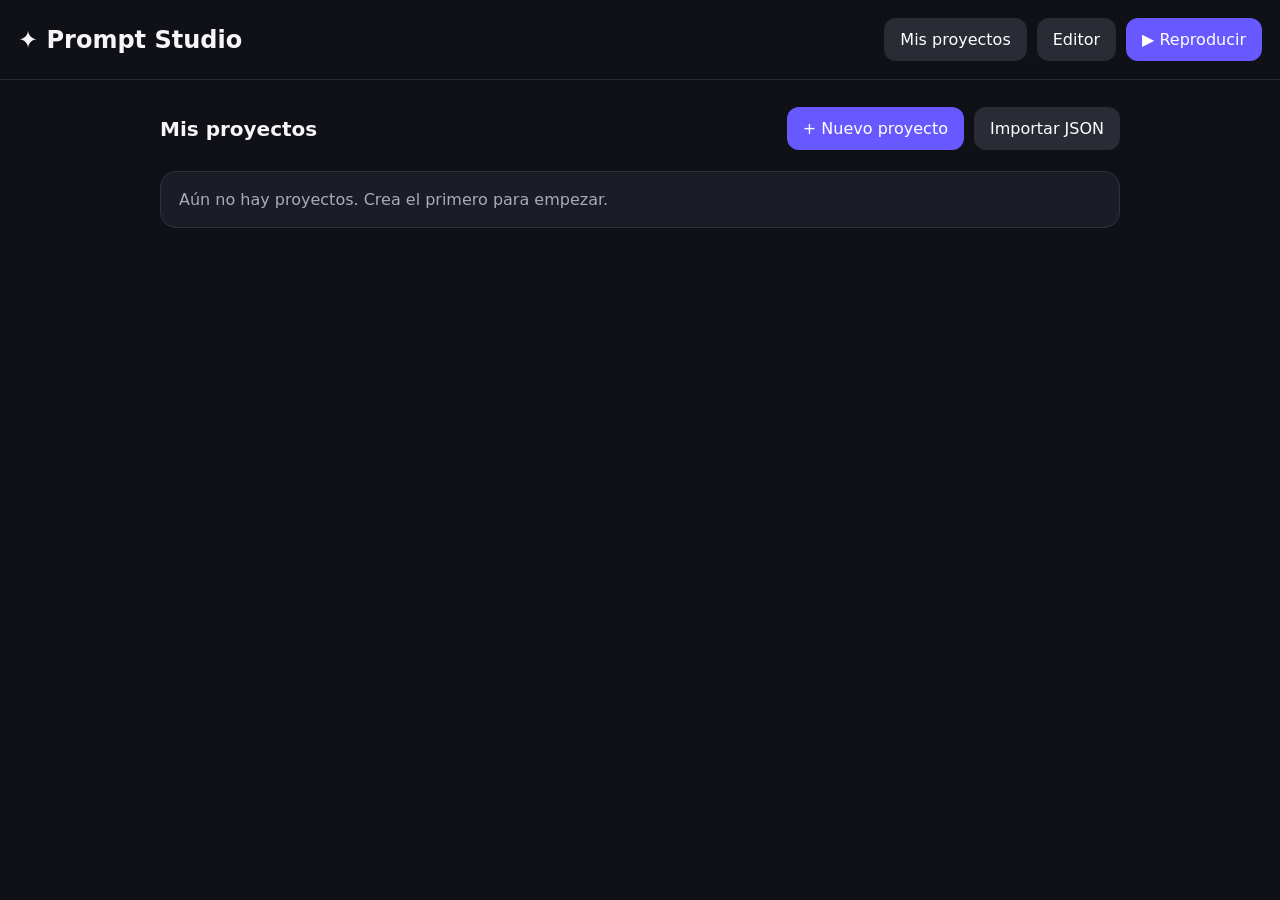
<file: index.html>
<!doctype html><html lang="es"><head><meta charset="utf-8"><meta name="viewport" content="width=device-width,initial-scale=1,viewport-fit=cover"><meta name="theme-color" content="#101116"><link rel="manifest" href="manifest.webmanifest"><title>Prompt Studio</title><style>
:root{font-family:system-ui,-apple-system,Segoe UI,sans-serif;color:#f6f6fa;background:#101116}*{box-sizing:border-box}body{margin:0}button,input,textarea,select{font:inherit}button{cursor:pointer;border:0;border-radius:12px;padding:12px 16px;background:#292b35;color:white}button.primary{background:#6858ff}button.danger{color:#ff9b9b}input,textarea,select{background:#20212a;color:white;border:1px solid #3a3b49;border-radius:10px;padding:12px;width:100%}textarea{min-height:110px;resize:vertical}header{display:flex;align-items:center;justify-content:space-between;gap:12px;padding:18px;flex-wrap:wrap;border-bottom:1px solid #292b35}main{max-width:1000px;margin:auto;padding:20px}h1{font-size:24px;margin:0}h2{font-size:20px}.muted{color:#a9aabb}.row{display:flex;gap:10px;align-items:center;flex-wrap:wrap}.card{background:#1b1c25;border:1px solid #30313d;border-radius:16px;padding:18px;margin:14px 0}.grow{flex:1}.hidden{display:none!important}.blocks{display:grid;gap:12px}.tag{font-size:12px;text-transform:uppercase;font-weight:800;letter-spacing:.1em}.fields{display:grid;grid-template-columns:1fr 1fr;gap:12px}.field{display:grid;gap:6px}.field.full{grid-column:1/-1}.pill{border-radius:30px}.stage{position:fixed;inset:0;background:#08090d;z-index:10;display:flex;flex-direction:column}.stagebar{display:flex;gap:8px;align-items:center;flex-wrap:wrap;padding:12px;background:#171820;z-index:2}.stageview{position:relative;overflow:auto;flex:1}.script{max-width:1000px;margin:0 auto;padding:40vh 7vw 55vh;line-height:1.5;font-size:var(--font-size,42px);font-weight:650;white-space:pre-wrap}.script p{margin:0 0 1.5em}.ideas{display:grid;gap:18px;max-width:950px;margin:auto;padding:8vh 20px}.idea{border:2px solid;border-radius:18px;padding:20px;background:#171820}.idea h2{font-size:clamp(22px,5vw,42px)}.idea li{font-size:clamp(20px,3vw,30px);margin:12px 0}.centerline{position:absolute;top:42%;left:0;right:0;border-top:1px dashed #ffffff44;pointer-events:none}.compact{width:110px!important}input[type=range]{width:130px;padding:0;accent-color:#6858ff}@media(max-width:600px){.fields{grid-template-columns:1fr}.compact{width:75px!important}.stagebar{font-size:13px}.stagebar button{padding:9px}.script{font-size:var(--font-size,36px)}}
body.immersive .stagebar{display:none}body.immersive .stageview{height:100dvh}body.immersive .stage{height:100dvh}body.immersive .stageview:after{content:"";position:fixed;bottom:0;left:0;right:0;height:12px;pointer-events:none}#immersiveExit{position:fixed;z-index:30;top:calc(env(safe-area-inset-top,0px) + 10px);right:12px;opacity:.16;padding:8px 11px;background:#454653}#immersiveExit:focus,#immersiveExit:active{opacity:1}body:not(.immersive) #immersiveExit{display:none}
/* Respect display cutouts and rounded corners on mobile landscape. */
.stageview{min-width:0;max-width:100%;overscroll-behavior:contain}
.script{width:100%;max-width:1000px;padding-left:max(7vw,calc(env(safe-area-inset-left,0px) + 22px));padding-right:max(7vw,calc(env(safe-area-inset-right,0px) + 22px));overflow-wrap:anywhere}
.ideas{width:100%;padding-left:max(20px,calc(env(safe-area-inset-left,0px) + 22px));padding-right:max(20px,calc(env(safe-area-inset-right,0px) + 22px));min-width:0}
.idea{min-width:0;overflow-wrap:anywhere}
.stagebar{padding-left:max(12px,calc(env(safe-area-inset-left,0px) + 12px));padding-right:max(12px,calc(env(safe-area-inset-right,0px) + 12px))}
#immersiveExit{right:calc(env(safe-area-inset-right,0px) + 12px)}
@media(orientation:landscape) and (max-height:600px){.script{padding-left:max(7vw,calc(env(safe-area-inset-left,0px) + 30px));padding-right:max(7vw,calc(env(safe-area-inset-right,0px) + 30px))}.ideas{padding-left:max(24px,calc(env(safe-area-inset-left,0px) + 30px));padding-right:max(24px,calc(env(safe-area-inset-right,0px) + 30px))}}
</style></head><body><header><h1>✦ Prompt Studio</h1><div class="row"><button id="homeBtn">Mis proyectos</button><button id="editorBtn">Editor</button><button class="primary" id="playBtn">▶ Reproducir</button></div></header><main><section id="home"><div class="row"><h2 class="grow">Mis proyectos</h2><button class="primary" id="newBtn">+ Nuevo proyecto</button><button id="importBtn">Importar JSON</button><input id="fileInput" type="file" accept=".json,application/json" hidden></div><div id="projects"></div></section><section id="linkPreview" class="hidden"><div class="card"><h2>Guion recibido desde un enlace</h2><p class="muted" id="previewInfo"></p><p>Comprueba el título y el número de bloques antes de guardarlo en este dispositivo.</p><div class="row"><button class="primary" id="acceptLink">Guardar y editar</button><button id="acceptPlay">Guardar y reproducir</button><button id="cancelLink">Cancelar</button></div></div></section><section id="editor" class="hidden"><div class="row"><h2 class="grow">Editor de guion</h2><button id="exportBtn">Exportar JSON</button><button id="shareBtn">🔗 Compartir enlace</button><button class="primary" id="addBtn">+ Añadir bloque</button></div><div class="card field"><label for="projectName">Nombre del proyecto</label><input id="projectName" placeholder="Mi vídeo"></div><p class="muted">Cada bloque tiene texto para teleprompter e ideas clave para escaleta. Se guarda automáticamente en este dispositivo.</p><div id="blocks" class="blocks"></div></section></main><section id="stage" class="stage hidden"><div class="stagebar"><button id="exitBtn">✕ Salir</button><select id="mode" class="compact"><option value="prompt">Teleprompter</option><option value="outline">Escaleta</option></select><button id="toggleBtn" class="primary">▶ Iniciar</button><button id="prevBtn">←</button><button id="nextBtn">→</button><label>Velocidad <input type="range" id="speed" min="5" max="120" value="35"></label><label>Letra <input type="range" id="fontSize" min="24" max="90" value="42"></label><button id="fullBtn">⛶</button></div><button id="immersiveExit" aria-label="Mostrar controles">☰</button><div class="stageview" id="stageview"><div class="centerline" id="centerline"></div><div id="script" class="script"></div><div id="ideas" class="ideas hidden"></div></div></section><script>
const TYPES=[['Hook','#ff5b63'],['Introducción','#63a7ff'],['Desarrollo','#f5f5f7'],['Ejemplo','#ffc66b'],['Cierre','#6ce3a3'],['CTA','#c998ff']];
const $=id=>document.getElementById(id);const uid=()=>Math.random().toString(36).slice(2)+Date.now().toString(36);
let projects=[],current=null,playing=false,offset=0,idx=0,last=0,frame=0,pendingLink=null;
try{projects=JSON.parse(localStorage.getItem('promptStudioProjects')||'[]')}catch(e){projects=[]}
const save=()=>localStorage.setItem('promptStudioProjects',JSON.stringify(projects));
const active=()=>projects.find(p=>p.id===current);
const esc=s=>String(s??'').replace(/[&<>"']/g,c=>({'&':'&amp;','<':'&lt;','>':'&gt;','"':'&quot;',"'":'&#39;'}[c]));
function show(page){$('home').classList.toggle('hidden',page!=='home');$('editor').classList.toggle('hidden',page!=='editor');$('stage').classList.toggle('hidden',page!=='stage');$('linkPreview').classList.toggle('hidden',page!=='preview');}
function renderHome(){ $('projects').innerHTML=projects.length?projects.map(p=>'<div class="card row"><div class="grow"><strong>'+esc(p.name)+'</strong><div class="muted">'+p.blocks.length+' bloques</div></div><button data-open="'+p.id+'">Abrir</button><button data-duplicate="'+p.id+'">Duplicar</button><button class="danger" data-delete="'+p.id+'">Eliminar</button></div>').join(''):'<div class="card muted">Aún no hay proyectos. Crea el primero para empezar.</div>'; }
function openProject(id){current=id;renderEditor();show('editor')}
function renderEditor(){let p=active();if(!p)return;$('projectName').value=p.name;$('blocks').innerHTML=p.blocks.map((b,i)=>'<article class="card" data-block="'+b.id+'"><div class="row"><span class="tag grow" style="color:'+esc(b.color)+'">Bloque '+(i+1)+'</span><button data-up="'+b.id+'">↑</button><button data-down="'+b.id+'">↓</button><button class="danger" data-remove="'+b.id+'">Eliminar</button></div><div class="fields"><label class="field">Sección<select data-field="type">'+TYPES.map(t=>'<option '+(b.type===t[0]?'selected':'')+'>'+t[0]+'</option>').join('')+'<option '+(!TYPES.some(t=>t[0]===b.type)?'selected':'')+'>Personalizado</option></select></label><label class="field">Color<input type="color" data-field="color" value="'+esc(b.color)+'"></label><label class="field full">Texto del teleprompter<textarea data-field="text" placeholder="Escribe aquí el guion...">'+esc(b.text)+'</textarea></label><label class="field full">Ideas para escaleta (una por línea)<textarea data-field="ideas" placeholder="Concepto 1&#10;Concepto 2&#10;Concepto 3">'+esc(b.ideas)+'</textarea></label></div></article>').join('')}
function addBlock(){let p=active();if(!p)return;p.blocks.push({id:uid(),type:'Desarrollo',color:'#f5f5f7',text:'',ideas:''});save();renderEditor()}
$('newBtn').onclick=()=>{let p={id:uid(),name:'Nuevo vídeo',blocks:[{id:uid(),type:'Hook',color:'#ff5b63',text:'Escribe aquí tu hook.',ideas:'Idea principal\nPregunta de apertura'},{id:uid(),type:'Desarrollo',color:'#f5f5f7',text:'Desarrolla aquí el contenido.',ideas:'Punto 1\nPunto 2\nPunto 3'}]};projects.unshift(p);save();openProject(p.id)};
$('homeBtn').onclick=()=>{show('home');renderHome()};$('editorBtn').onclick=()=>{if(active()){renderEditor();show('editor')}};$('addBtn').onclick=addBlock;
$('projectName').oninput=e=>{active().name=e.target.value;save()};
$('projects').onclick=e=>{let b=e.target.closest('button');if(!b)return;let d=b.dataset;if(d.open)openProject(d.open);if(d.duplicate){let p=projects.find(x=>x.id===d.duplicate);projects.unshift({...JSON.parse(JSON.stringify(p)),id:uid(),name:p.name+' (copia)',blocks:p.blocks.map(b=>({...b,id:uid()}))});save();renderHome()}if(d.delete&&confirm('¿Eliminar este proyecto?')){projects=projects.filter(p=>p.id!==d.delete);if(current===d.delete)current=null;save();renderHome()}};
$('blocks').oninput=e=>{let el=e.target.closest('[data-block]'),b=active().blocks.find(x=>x.id===el?.dataset.block);if(!b||!e.target.dataset.field)return;b[e.target.dataset.field]=e.target.value;if(e.target.dataset.field==='type'&&b.type!=='Personalizado'){b.color=TYPES.find(t=>t[0]===b.type)?.[1]||b.color;renderEditor()}save()};
$('blocks').onclick=e=>{let d=e.target.dataset,p=active();if(!p)return;let id=d.remove||d.up||d.down;if(!id)return;let i=p.blocks.findIndex(b=>b.id===id);if(d.remove)p.blocks.splice(i,1);else{let j=i+(d.up?-1:1);if(j>=0&&j<p.blocks.length)[p.blocks[i],p.blocks[j]]=[p.blocks[j],p.blocks[i]]}save();renderEditor()};
$('exportBtn').onclick=()=>{let p=active();if(!p)return;let blob=new Blob([JSON.stringify(p,null,2)],{type:'application/json'}),url=URL.createObjectURL(blob),a=document.createElement('a');a.href=url;a.download=(p.name.replace(/[^a-z0-9-_]/gi,'-')||'guion')+'.json';a.click();setTimeout(()=>URL.revokeObjectURL(url),1000)};
$('importBtn').onclick=()=>$('fileInput').click();$('fileInput').onchange=async e=>{let f=e.target.files[0];if(!f)return;try{let p=JSON.parse(await f.text());if(!Array.isArray(p.blocks))throw Error('Formato inválido');p={id:uid(),name:String(p.name||'Guion importado'),blocks:p.blocks.map(b=>({id:uid(),type:String(b.type||'Desarrollo'),color:/^#[0-9a-f]{6}$/i.test(b.color)?b.color:'#f5f5f7',text:String(b.text||''),ideas:String(b.ideas||'')}))};projects.unshift(p);save();openProject(p.id)}catch(err){alert('No se pudo importar: '+err.message)}e.target.value=''};
function renderStage(){let p=active();if(!p)return;$('script').innerHTML=p.blocks.map(b=>'<p style="color:'+esc(b.color)+'">'+esc(b.text||' ')+'</p>').join('');$('ideas').innerHTML=p.blocks.slice(idx,idx+3).map(b=>'<div class="idea" style="border-color:'+esc(b.color)+'"><div class="tag" style="color:'+esc(b.color)+'">'+esc(b.type)+'</div><h2>'+esc(b.text.split(/[.!?\n]/)[0].slice(0,90)||b.type)+'</h2><ul>'+b.ideas.split('\n').filter(Boolean).map(s=>'<li>'+esc(s)+'</li>').join('')+'</ul></div>').join('');let outline=$('mode').value==='outline';$('script').classList.toggle('hidden',outline);$('ideas').classList.toggle('hidden',!outline);$('centerline').classList.toggle('hidden',outline);$('script').style.setProperty('--font-size',$('fontSize').value+'px');}
function pause(){playing=false;$('toggleBtn').textContent='▶ Iniciar';cancelAnimationFrame(frame)}
function tick(t){if(!playing)return;if(last)offset+=(t-last)*Number($('speed').value)/1000;last=t;$('stageview').scrollTop=offset;frame=requestAnimationFrame(tick)}
function start(){if(playing)return;playing=true;last=0;$('toggleBtn').textContent='Ⅱ Pausar';if($('mode').value==='prompt')frame=requestAnimationFrame(tick)}
$('playBtn').onclick=()=>{if(!active()){if(!projects.length){$('newBtn').click()}else current=projects[0].id}pause();offset=0;idx=0;$('mode').value='prompt';renderStage();show('stage');$('stageview').scrollTop=0};
$('exitBtn').onclick=()=>{pause();setImmersive(false);if(document.fullscreenElement)document.exitFullscreen().catch(()=>{});show('editor')};$('toggleBtn').onclick=()=>playing?pause():start();
$('mode').onchange=()=>{pause();offset=0;$('stageview').scrollTop=0;renderStage()};
$('speed').oninput=()=>{};$('fontSize').oninput=renderStage;
$('nextBtn').onclick=()=>{if($('mode').value==='outline'){idx=Math.min(idx+1,Math.max(0,active().blocks.length-1));renderStage()}else{offset=Math.min(offset+250,$('stageview').scrollHeight);$('stageview').scrollTop=offset}};
$('prevBtn').onclick=()=>{if($('mode').value==='outline'){idx=Math.max(0,idx-1);renderStage()}else{offset=Math.max(0,offset-250);$('stageview').scrollTop=offset}};
$('stageview').onscroll=()=>{if(!playing&&$('mode').value==='prompt')offset=$('stageview').scrollTop};
function setImmersive(on){document.body.classList.toggle('immersive',on);$('fullBtn').textContent=on?'⛶ Salir':'⛶';}
$('fullBtn').onclick=async()=>{if(document.body.classList.contains('immersive')){setImmersive(false);if(document.fullscreenElement)try{await document.exitFullscreen()}catch(e){};return}setImmersive(true);try{if(document.documentElement.requestFullscreen)await document.documentElement.requestFullscreen()}catch(e){}};
$('immersiveExit').onclick=()=>{setImmersive(false);if(document.fullscreenElement)document.exitFullscreen().catch(()=>{})};
document.addEventListener('fullscreenchange',()=>{if(!document.fullscreenElement&&document.body.classList.contains('immersive'))setImmersive(false)});
document.addEventListener('keydown',e=>{if($('stage').classList.contains('hidden'))return;if(e.code==='Space'){e.preventDefault();$('toggleBtn').click()}if(e.code==='ArrowRight')$('nextBtn').click();if(e.code==='ArrowLeft')$('prevBtn').click()});

/* Share format: #import= followed by base64url(UTF-8 JSON). No server required. */
function encodeLink(obj){let bytes=new TextEncoder().encode(JSON.stringify(obj)),binary='';for(let i=0;i<bytes.length;i++)binary+=String.fromCharCode(bytes[i]);return btoa(binary).split('+').join('-').split('/').join('_').replace(/=+$/,'')}
function decodeLink(value){if(value.length>100000)throw Error('El enlace es demasiado largo');let base=decodeURIComponent(value.trim()).replace(/-/g,'+').replace(/_/g,'/').replace(/[^A-Za-z0-9+/=]/g,'');if(base.length%4===1)throw Error('Enlace incompleto o modificado');base+='='.repeat((4-base.length%4)%4);let raw=atob(base),bytes=Uint8Array.from(raw,c=>c.charCodeAt(0));return JSON.parse(new TextDecoder('utf-8',{fatal:true}).decode(bytes))}
function normalizeProject(obj){if(!obj||typeof obj!=='object'||!Array.isArray(obj.blocks)||obj.blocks.length>100)throw Error('Formato de guion no válido');return {id:uid(),name:String(obj.name||'Guion de ChatGPT').slice(0,140),blocks:obj.blocks.map(b=>({id:uid(),type:String(b.type||'Desarrollo').slice(0,40),color:/^#[0-9a-f]{6}$/i.test(b.color)?b.color:'#f5f5f7',text:String(b.text||'').slice(0,30000),ideas:String(b.ideas||'').slice(0,12000)}))}}
function readIncomingLink(){let match=location.hash.match(/^#import=([A-Za-z0-9_-]+)$/);if(!match)return;try{pendingLink=normalizeProject(decodeLink(match[1]));$('previewInfo').textContent=pendingLink.name+' · '+pendingLink.blocks.length+' bloques';show('preview')}catch(e){alert('No se pudo abrir el guion del enlace. Prueba a copiar el enlace completo. Detalle: '+e.message);history.replaceState(null,'',location.pathname+location.search)}}
function clearIncoming(){history.replaceState(null,'',location.pathname+location.search)}
function acceptIncoming(play){if(!pendingLink)return;projects.unshift(pendingLink);current=pendingLink.id;pendingLink=null;save();clearIncoming();if(play){$('playBtn').click()}else openProject(current)}
$('acceptLink').onclick=()=>acceptIncoming(false);$('acceptPlay').onclick=()=>acceptIncoming(true);
$('cancelLink').onclick=()=>{pendingLink=null;clearIncoming();renderHome();show('home')};
$('shareBtn').onclick=async()=>{let p=active();if(!p)return;let payload={name:p.name,blocks:p.blocks.map(({type,color,text,ideas})=>({type,color,text,ideas}))};let link=location.origin+location.pathname+'#import='+encodeLink(payload);if(link.length>7500){alert('El guion es demasiado largo para compartirlo de forma fiable mediante enlace. Utiliza Exportar JSON.');return}try{await navigator.clipboard.writeText(link);alert('Enlace copiado. Ábrelo en otro dispositivo para importar el proyecto.')}catch(e){prompt('Copia el enlace:',link)}};
window.addEventListener('hashchange',readIncomingLink);

if('serviceWorker'in navigator)window.addEventListener('load',()=>navigator.serviceWorker.register('./sw.js').catch(()=>{}));
renderHome();readIncomingLink();
</script></body></html>
</file>
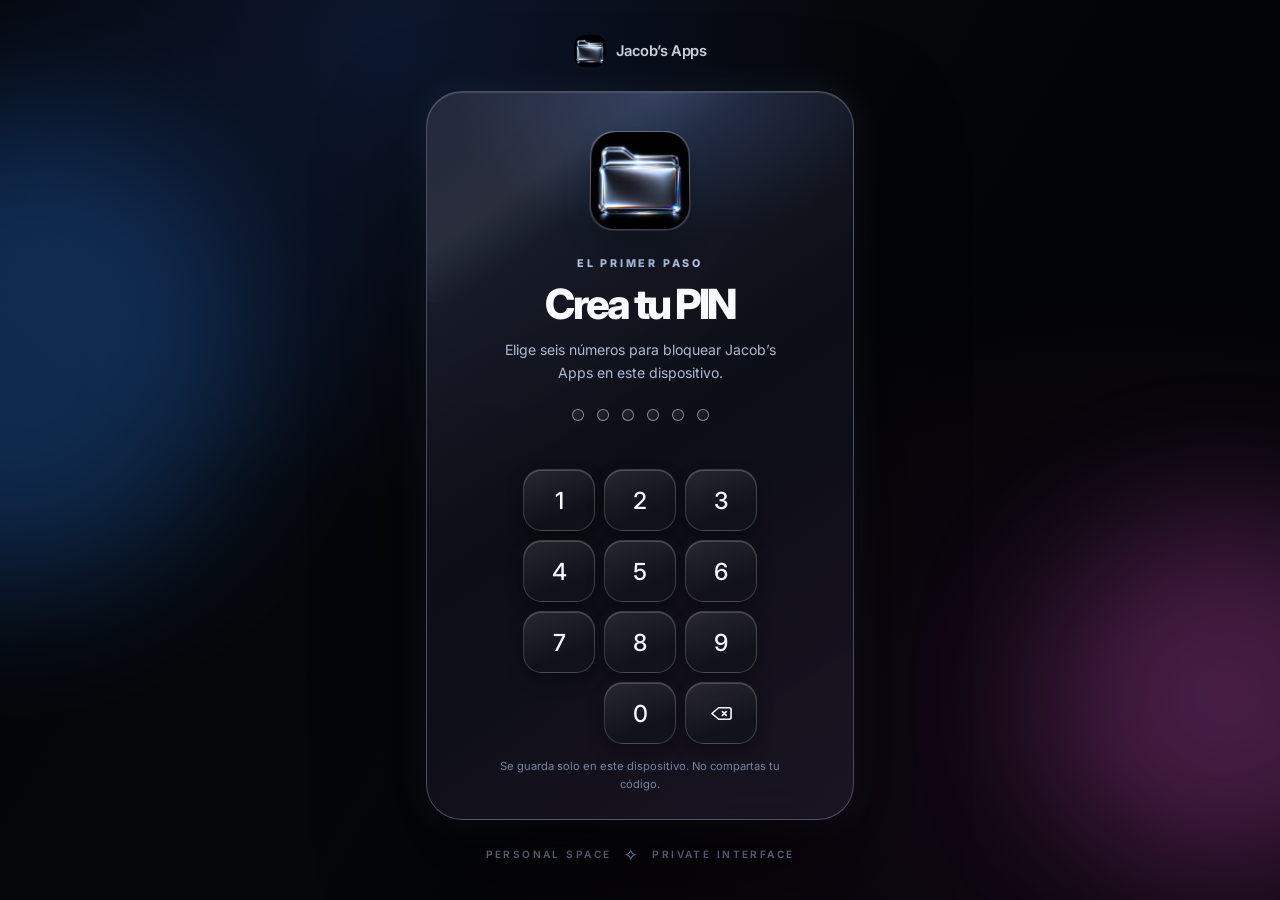
<file: jacobs-apps/index.html>
<!doctype html>
<html lang="es">
<head>
  <meta charset="utf-8">
  <meta name="viewport" content="width=device-width, initial-scale=1, viewport-fit=cover">
  <meta name="theme-color" content="#030405">
  <meta name="description" content="Jacob's Apps — tus herramientas favoritas, en un solo lugar.">
  <meta name="apple-mobile-web-app-capable" content="yes">
  <meta name="apple-mobile-web-app-status-bar-style" content="black-translucent">
  <meta name="apple-mobile-web-app-title" content="Jacob's Apps">
  <link rel="manifest" href="manifest.webmanifest">
  <link rel="icon" href="brand-logo.jpg" type="image/png">
  <link rel="apple-touch-icon" href="icons/icon-192.png">
  <link rel="preconnect" href="https://fonts.googleapis.com">
  <link rel="preconnect" href="https://fonts.gstatic.com" crossorigin>
  <link href="https://fonts.googleapis.com/css2?family=Inter:wght@400;500;600;700;800&display=swap" rel="stylesheet">
  <link rel="stylesheet" href="styles.css">
  <title>Jacob’s Apps</title>
</head>
<body class="pin-locked">
  <div id="appShell" hidden inert aria-hidden="true">
    <header class="shell top-shell" id="home">
      <div class="topbar">
        <a href="#home" class="brand" aria-label="Inicio de Jacob’s Apps">
          <img src="brand-logo.jpg" class="brand-image" alt="">
          <span>Jacob’s <strong>Apps</strong></span>
        </a>
        <nav class="nav-links" aria-label="Navegación principal">
          <a class="active" href="#home">Inicio</a>
          <a href="#apps">Apps</a>
          <button type="button" id="manageButton">Gestionar</button>
        </nav>
        <div class="nav-actions">
          <button class="nav-install" id="installButton" type="button">Instalar</button>
          <button class="nav-lock" id="lockNowButton" type="button" title="Bloquear" aria-label="Bloquear la app">
            <svg viewBox="0 0 24 24" aria-hidden="true"><rect x="5" y="10" width="14" height="11" rx="2"></rect><path d="M8 10V7a4 4 0 1 1 8 0v3"></path></svg>
          </button>
        </div>
      </div>
    </header>

    <main class="shell main-content" id="apps">
      <h1 class="main-title metal-title">Jacob’s Apps</h1>
      <div id="appsGrid" class="launcher-grid" aria-label="Biblioteca de aplicaciones"></div>
      <div id="emptyState" class="empty-state" hidden>Tu biblioteca está vacía. Toca «+» para añadir una app.</div>
    </main>

    <div class="overlay" id="detailOverlay" hidden>
      <div class="overlay-backdrop" data-close="detail"></div>
      <section class="sheet glass" role="dialog" aria-modal="true" aria-labelledby="detailTitle">
        <button class="icon-close" type="button" data-close="detail" aria-label="Cerrar ficha">×</button>
        <div id="detailContent"></div>
      </section>
    </div>

    <div class="overlay" id="managerOverlay" hidden>
      <div class="overlay-backdrop" data-close="manager"></div>
      <section class="sheet glass manager-sheet" role="dialog" aria-modal="true" aria-labelledby="managerTitle">
        <button class="icon-close" type="button" data-close="manager" aria-label="Cerrar opciones">×</button>
        <h2 class="sheet-title" id="managerTitle">Gestionar</h2>
        <p class="sheet-secondary">Personaliza tu biblioteca.</p>
        <div class="manager-actions">
          <button class="manage-action" id="addAppButton" type="button"><span>＋</span> Nueva app</button>
          <button class="manage-action" id="exportButton" type="button"><span>↗</span> Exportar biblioteca</button>
          <button class="manage-action" id="importButton" type="button"><span>↘</span> Importar biblioteca</button>
          <button class="manage-action" id="changePinButton" type="button"><span>⌘</span> Cambiar PIN</button>
          <input type="file" id="importFile" accept=".json,application/json" hidden>
        </div>
        <p class="manager-note">Los enlaces que añadas se guardan únicamente en este navegador. Para pasarlos a otro dispositivo, exporta e importa la biblioteca.</p>
      </section>
    </div>

    <div class="overlay" id="editorOverlay" hidden>
      <div class="overlay-backdrop" data-close="editor"></div>
      <section class="sheet glass editor-sheet" role="dialog" aria-modal="true" aria-labelledby="editorTitle">
        <button class="icon-close" type="button" data-close="editor" aria-label="Cerrar editor">×</button>
        <h2 class="sheet-title" id="editorTitle">Nueva app</h2>
        <form id="appForm" class="app-form">
          <input type="hidden" id="fieldId">
          <label class="field"><span>Nombre *</span><input id="fieldName" required maxlength="45" placeholder="Ej. Agente de viajes"></label>
          <label class="field"><span>Enlace del chat, bot o web</span><input id="fieldUrl" type="url" inputmode="url" placeholder="https://..."></label>
          <div class="editor-icon-select">
            <div class="icon-heading">
              <div class="editor-icon-preview" id="selectedIconPreview"></div>
              <div class="icon-heading-text">
                <strong>Icono</strong>
                <div class="icon-tab-bar" role="group" aria-label="Tipo de icono">
                  <button type="button" class="icon-tab active" data-mode="symbol" aria-pressed="true">Símbolos</button>
                  <button type="button" class="icon-tab" data-mode="emoji" aria-pressed="false">Emojis</button>
                </div>
              </div>
            </div>
            <label class="field emoji-custom" id="customEmojiField" hidden><span>Pega cualquier emoji</span><input id="fieldCustomEmoji" type="text" placeholder="💡" aria-label="Emoji personalizado"></label>
            <label class="emoji-search" id="iconSearchWrap"><input id="iconSearch" type="search" placeholder="Buscar iconos o emojis..." autocomplete="off" aria-label="Buscar iconos"></label>
            <div id="iconPalette" class="icon-palette" role="group" aria-label="Elige un icono"></div>
          </div>
          <label class="field"><span>Tipo de app</span><select id="fieldType"><option>ChatGPT</option><option>Telegram</option><option>Web</option><option>Otro</option></select></label>
          <label class="field"><span>Descripción corta</span><input id="fieldTagline" maxlength="85" placeholder="¿Para qué sirve?"></label>
          <label class="field"><span>Descripción completa</span><textarea id="fieldDescription" rows="3" placeholder="Explica cómo te ayuda."></textarea></label>
          <label class="field"><span>Cómo se usa (un paso por línea)</span><textarea id="fieldSteps" rows="3" placeholder="Abre el enlace&#10;Introduce la información&#10;Obtén el resultado"></textarea></label>
          <div class="form-actions">
            <button class="btn btn-danger" type="button" id="deleteButton" hidden>Eliminar</button>
            <div class="form-actions-right">
              <button class="btn btn-soft" type="button" data-close="editor">Cancelar</button>
              <button class="btn btn-primary" type="submit">Guardar</button>
            </div>
          </div>
        </form>
      </section>
    </div>

    <div class="overlay" id="installOverlay" hidden>
      <div class="overlay-backdrop" data-close="install"></div>
      <section class="sheet glass install-sheet" role="dialog" aria-modal="true" aria-labelledby="installTitle">
        <button class="icon-close" type="button" data-close="install" aria-label="Cerrar instalación">×</button>
        <img src="brand-logo.jpg" class="install-logo" alt="">
        <h2 class="sheet-title" id="installTitle">Instalar Jacob’s Apps</h2>
        <p class="sheet-secondary">Guárdala en la pantalla de inicio como cualquier otra app.</p>
        <div id="installInstructions" class="install-copy"></div>
        <button class="btn btn-primary" type="button" id="nativeInstallButton" hidden>Instalar ahora</button>
      </section>
    </div>
  </div>

  <section class="lock-screen" id="lockScreen" role="dialog" aria-modal="true" aria-labelledby="pinTitle" data-stage="setup">
    <div class="pin-halo pin-halo-left" aria-hidden="true"></div>
    <div class="pin-halo pin-halo-right" aria-hidden="true"></div>
    <div class="pin-top-brand" aria-hidden="true"><img src="brand-logo.jpg" alt="" class="pin-brand-picture"> Jacob’s Apps</div>
    <div class="pin-panel glass">
      <div class="pin-panel-shine" aria-hidden="true"></div>
      <div class="pin-lock-art" aria-hidden="true"><img src="brand-logo.jpg" class="pin-lock-picture" alt=""></div>
      <div class="pin-overline" id="pinKicker">ACCESO PRIVADO</div>
      <h1 class="pin-heading iridescent-text" id="pinTitle">Jacob’s Apps</h1>
      <p class="pin-description" id="pinSubtitle">Introduce el código para entrar.</p>
      <div class="pin-dots" id="pinDots" role="status" aria-label="0 de 6 dígitos introducidos">
        <span class="pin-dot"></span><span class="pin-dot"></span><span class="pin-dot"></span><span class="pin-dot"></span><span class="pin-dot"></span><span class="pin-dot"></span>
      </div>
      <p class="pin-status" id="pinStatus" aria-live="polite" role="status"></p>
      <div class="pin-keypad" id="pinKeypad" role="group" aria-label="Teclado numérico para introducir el PIN">
        <button type="button" data-key="1">1</button>
        <button type="button" data-key="2">2</button>
        <button type="button" data-key="3">3</button>
        <button type="button" data-key="4">4</button>
        <button type="button" data-key="5">5</button>
        <button type="button" data-key="6">6</button>
        <button type="button" data-key="7">7</button>
        <button type="button" data-key="8">8</button>
        <button type="button" data-key="9">9</button>
        <div class="pin-key-empty" aria-hidden="true"></div>
        <button type="button" data-key="0">0</button>
        <button type="button" data-key="erase" aria-label="Borrar último dígito" class="pin-erase"><svg viewBox="0 0 24 24"><path d="M9 6H20a2 2 0 0 1 2 2v8a2 2 0 0 1-2 2H9L2 12l7-6Z"></path><path d="m13 10 4 4m0-4-4 4"></path></svg></button>
      </div>
      <button type="button" id="pinCancel" class="pin-cancel" hidden>Cancelar cambio de PIN</button>
      <p id="pinFooterHint" class="pin-footnote">Tu PIN no se publica ni se envía a un servidor.</p>
    </div>
    <p class="pin-page-footer">PERSONAL SPACE <span aria-hidden="true">✧</span> PRIVATE INTERFACE</p>
  </section>


  <script src="pin-lock.js"></script>
  <script src="app.js"></script>
</body>
</html>
</file>
<file: jacobs-apps/styles.css>
[hidden]{display:none!important}
:root{color-scheme:dark;--bg:#020304;--line:rgba(255,255,255,.16);--muted:#9ca4b8;--text:#f6f8ff;font-family:'Inter',system-ui,-apple-system,BlinkMacSystemFont,'Segoe UI',sans-serif;font-synthesis:none}
*{box-sizing:border-box}
html{scroll-behavior:smooth;scroll-padding-top:140px}
body{margin:0;min-height:100vh;color:var(--text);background:radial-gradient(ellipse 60% 32% at 50% 20%,rgba(34,55,93,.11),transparent 77%),#030405;-webkit-font-smoothing:antialiased}
button,input,textarea,select{font:inherit;color:inherit}button{cursor:pointer}a{color:inherit;text-decoration:none}button:focus-visible,a:focus-visible,input:focus-visible,textarea:focus-visible,select:focus-visible{outline:2px solid #a9d9ff;outline-offset:4px}svg{display:block;fill:none;stroke:currentColor;stroke-linecap:round;stroke-linejoin:round;stroke-width:1.7}
.shell{width:min(1150px,calc(100% - 64px));margin-inline:auto}
.top-shell{padding-top:max(25px,env(safe-area-inset-top))}
.topbar{border:1px solid rgba(240,247,255,.22);border-radius:999px;min-height:70px;padding:10px 16px 10px 14px;display:flex;justify-content:space-between;align-items:center;gap:18px;box-shadow:inset 0 1px 0 #ffffff3b,0 0 0 1px #68beff0b,0 12px 45px #0009;background:linear-gradient(155deg,#11151cdd,#06070af5 58%,#101019dd);backdrop-filter:blur(16px);-webkit-backdrop-filter:blur(16px)}
.brand{display:inline-flex;align-items:center;gap:9px;font-weight:650;letter-spacing:-.055em;white-space:nowrap;font-size:1rem}.brand strong{font-weight:750}.brand-image{display:block;width:43px;height:43px;border-radius:13px;object-fit:cover}
.nav-links{display:flex;align-items:center;gap:6px}.nav-links a,.nav-links button{border:0;border-radius:999px;padding:12px 17px;background:transparent;color:#aeb6c9;font-size:.84rem;font-weight:600;white-space:nowrap;transition:.18s}.nav-links :is(a,button):hover,.nav-links .active{background:linear-gradient(180deg,#ffffff28,#ffffff08);box-shadow:inset 0 1px 0 #ffffff33;color:#fff}
.nav-actions{display:flex;align-items:center;gap:10px}.nav-install,.nav-lock{height:42px;border:1px solid #ffffff35;border-radius:999px;background:linear-gradient(145deg,#ffffff24,#ffffff08);box-shadow:inset 0 1px 0 #ffffff29;color:#f6f7fc;font-weight:650;font-size:.84rem}.nav-install{padding:0 20px}.nav-lock{width:42px;display:grid;place-items:center}.nav-lock svg{width:17px;height:17px}.nav-install:hover,.nav-lock:hover{border-color:#99d4ff94;box-shadow:0 0 16px #69afff33,inset 0 1px 0 #ffffff66}
.main-content{padding-top:clamp(48px,8vh,92px);padding-bottom:90px;min-height:70vh}
.main-title{font-size:clamp(43px,6.3vw,82px);line-height:1;letter-spacing:-.073em;text-align:center;font-weight:750;margin:0 0 clamp(52px,9vh,100px);filter:drop-shadow(0 0 30px #3e78dc22)}
.metal-title{background:linear-gradient(178deg,#fff 10%,#dceaff 31%,#fefeff 43%,#9bbae1 55%,#dbadf1 68%,#fafafa 80%,#aabeda 99%);background-clip:text;-webkit-background-clip:text;color:transparent}
.launcher-grid{display:grid;grid-template-columns:repeat(6,minmax(0,1fr));column-gap:24px;row-gap:44px;align-items:start}
.launch-item{border:0;padding:0;background:none;display:flex;flex-direction:column;align-items:center;gap:14px;text-align:center;color:var(--text);min-width:0;touch-action:manipulation;-webkit-tap-highlight-color:transparent}
.launch-icon{position:relative;display:grid;place-items:center;overflow:hidden;isolation:isolate;width:min(100%,146px);aspect-ratio:1;border-radius:30%;background:linear-gradient(151deg,#8eadd54b 0%,#121927eb 19%,#141b2bdd 39%,#070b11eb 67%,#8f9db149 100%);border:1px solid #b9dfff8f;box-shadow:inset 0 2px 3px #ffffffa6,inset 0 -3px 6px #051023aa,3px 5px 0 #010204,0 10px 28px #000c,0 0 17px #6fafff2b;transition:transform .22s ease,box-shadow .22s ease}
.launch-icon::before{content:"";position:absolute;inset:3px;border-radius:inherit;pointer-events:none;border:1px solid #ffffff45;box-shadow:inset 5px 5px 11px #def1ff35,inset -8px -10px 13px #1410257a;background:linear-gradient(158deg,#ffffff26 0%,transparent 28%,#ffd0fb12 47%,transparent 64%,#b5f1ff18 100%);z-index:-1}
.launch-icon::after{content:"";position:absolute;pointer-events:none;inset:0;border-radius:inherit;background:linear-gradient(121deg,transparent 6%,#a2dbff52 13%,transparent 20%,transparent 70%,#fbd6ec39 82%,transparent 91%),linear-gradient(179deg,#ffffff2e 0%,transparent 8%,transparent 89%,#fff8e031 98%);opacity:.67}
.launch-item:hover .launch-icon{transform:translateY(-5px) scale(1.04);box-shadow:inset 0 2px 3px #ffffffb0,inset 0 -3px 6px #051023aa,0 18px 30px #000d,0 0 26px #7cbeff55,0 0 21px #efb1ff26}
.launch-item:active .launch-icon{transform:scale(.95)}.launch-name{max-width:100%;font-size:.90rem;line-height:1.45;color:#e8eaf2;font-weight:500;letter-spacing:-.026em;overflow-wrap:break-word;text-wrap:balance}
.icon-art{position:relative;z-index:2;width:59%;height:59%;display:grid;place-items:center;filter:drop-shadow(0 1px 1px #fff6) drop-shadow(0 0 10px #93ceff55)}
.icon-art svg{width:100%;height:100%;filter:drop-shadow(0 2px 1px #080f20)}
.emoji-art{font-size:clamp(34px,4vw,65px);line-height:1;display:grid;place-items:center;width:100%;height:100%;text-shadow:0 1px 5px #ffffff44,0 7px 15px #000c;filter:drop-shadow(0 0 16px #7baaff33)}
.launch-item.new-app .launch-icon{background:linear-gradient(150deg,#1a1e29ad,#070809ef);border-style:dashed;border-color:#91a0b96e;box-shadow:inset 0 1px 0 #ffffff15,0 10px 24px #0008}.launch-item.new-app .launch-icon::before{background:none}.launch-item.new-app .launch-icon::after{display:none}.launch-item.new-app .launch-icon .plus-mark{font-size:4rem;line-height:1;font-weight:250;color:#e9f1ffb3}.launch-item.new-app .launch-name{color:#929eb3}
.empty-state{text-align:center;color:#a4adc2;font-size:.88rem;padding:30px}
/* Sheets */
.glass{background:linear-gradient(152deg,#242a3bbd 0%,#0a0c14f5 47%,#171726ed 100%);border:1px solid #dfedff46;box-shadow:0 28px 90px #000d,0 0 32px #6f91cc13,inset 0 1px 0 #ffffff40;backdrop-filter:blur(26px);-webkit-backdrop-filter:blur(26px)}
.overlay{position:fixed;inset:0;z-index:30;display:grid;place-items:center;padding:25px}.overlay-backdrop{position:absolute;inset:0;background:#020307dd;backdrop-filter:blur(12px);-webkit-backdrop-filter:blur(12px)}
.sheet{position:relative;width:min(760px,100%);max-height:min(90dvh,920px);overflow-y:auto;border-radius:29px;padding:35px 36px}.icon-close{position:absolute;top:19px;right:19px;border:1px solid #ffffff24;border-radius:50%;width:36px;height:36px;background:#ffffff0b;font-size:1.35rem;display:grid;place-items:center}
.sheet-title{font-size:clamp(1.9rem,4vw,2.5rem);letter-spacing:-.065em;margin:0 38px 15px 0;font-weight:730}.sheet-secondary{color:#b8c1d5;font-size:.96rem;line-height:1.7;margin:0 0 27px}
.detail-top{display:flex;align-items:center;gap:24px;padding-right:38px}.detail-icon{width:144px;height:144px;border-radius:30%;flex:none;display:grid;place-items:center;background:linear-gradient(150deg,#8bb6f064,#141b2ff5 40%,#090b13e8 75%,#fac8ff40);border:1px solid #c9edff95;box-shadow:inset 0 2px 4px #ffffff85,0 14px 28px #000a,0 0 23px #6ba5ee2b;position:relative}.detail-icon .icon-art{width:64%;height:64%}.detail-icon .emoji-art{font-size:70px}
.detail-title{font-size:clamp(1.65rem,3.2vw,2.5rem);line-height:1.15;letter-spacing:-.065em;margin:0 0 7px}.detail-kind{text-transform:uppercase;letter-spacing:.16em;color:#a1bddc;font-size:.72rem;margin-bottom:10px}.detail-tagline{color:#b6c0d4;font-size:.90rem;line-height:1.6;margin:0}.detail-divider{height:1px;background:linear-gradient(90deg,transparent,#b4d8ff42,transparent);margin:25px 0}.detail-body{color:#c3c9d6;line-height:1.85;font-size:.92rem}.detail-section-label{margin:0 0 12px;font-size:.77rem;letter-spacing:.15em;text-transform:uppercase;color:#b4cbed}.detail-steps{padding:0;margin:0;display:grid;gap:13px;list-style:none}.detail-steps li{display:flex;align-items:flex-start;gap:12px}.detail-steps li span:first-child{width:24px;height:24px;border-radius:50%;display:grid;place-items:center;flex:none;border:1px solid #ffffff39;font-size:.75rem;background:#ffffff14;color:#e4f0ff}.detail-actions{display:flex;gap:11px;flex-wrap:wrap;margin-top:28px}.detail-empty-link{font-size:.85rem;color:#a5b0c2;padding:15px 0 0}
.btn{border:1px solid #ffffff3c;border-radius:14px;padding:12px 19px;min-height:44px;font-size:.87rem;font-weight:650;color:#eff5ff;background:#ffffff12;transition:background .16s,transform .16s}.btn:hover{background:#ffffff22;transform:translateY(-1px)}.btn-primary{background:linear-gradient(132deg,#eff9ff 0%,#aacded 45%,#e8c4ed 75%,#dfe9ff 100%);color:#08101b;border:0}.btn-soft{background:#ffffff11}.btn-danger{color:#ffc3d0;background:#5a23352b;border-color:#aa637244}
.manager-sheet{width:min(455px,100%)}.manager-actions{display:grid;gap:8px}.manage-action{width:100%;border:1px solid #ffffff1c;background:#ffffff08;display:flex;align-items:center;gap:15px;padding:15px 18px;border-radius:15px;text-align:left;font-size:.94rem}.manage-action:hover{background:#ffffff18}.manage-action span{width:30px;display:grid;place-items:center;font-size:1.24rem;color:#d7eaff}.manager-note{margin:20px 0 0;color:#8794aa;line-height:1.7;font-size:.75rem}
.editor-sheet{width:min(690px,100%)}.app-form{display:flex;flex-direction:column;gap:15px}.field{display:flex;flex-direction:column;gap:8px}.field span{font-size:.83rem;color:#d9e3f2;font-weight:500}.field input,.field select,.field textarea,.emoji-search input{border:1px solid #ffffff29;background:#ffffff0b;border-radius:14px;padding:13px 14px;min-width:0;width:100%;outline:none;color:#f7f9ff}.field :is(input,textarea)::placeholder,.emoji-search input::placeholder{color:#838ea4}.field textarea{resize:vertical;line-height:1.6}.field input:focus,.field textarea:focus,.emoji-search input:focus{border-color:#a1d9ff88;box-shadow:0 0 0 3px #62b1ff1d}.field select{color-scheme:dark}
.editor-icon-select{border:1px solid #ffffff1d;background:#ffffff07;border-radius:20px;padding:16px;display:grid;gap:12px}.icon-heading{display:flex;align-items:center;gap:17px}.editor-icon-preview{width:76px;height:76px;flex:none;display:grid;place-items:center;border:1px solid #b7dfff6b;border-radius:23px;background:linear-gradient(150deg,#8dbfff47,#121829e8 45%,#f0adff25);box-shadow:inset 0 1px 2px #ffffff91}.editor-icon-preview .icon-art{width:63%;height:63%}.editor-icon-preview .emoji-art{font-size:40px}.icon-heading-text{display:grid;gap:8px;min-width:0}.icon-heading-text strong{font-size:.91rem}
.icon-tab-bar{display:flex;gap:6px}.icon-tab{border:1px solid #ffffff25;background:#ffffff0a;border-radius:11px;padding:8px 13px;font-size:.78rem}.icon-tab.active{color:#111e2c;background:linear-gradient(130deg,#ddecff,#dfb6ef);border-color:transparent;font-weight:650}.emoji-search input{padding:11px 13px;font-size:.88rem}.icon-palette{max-height:210px;overflow-y:auto;display:grid;grid-template-columns:repeat(8,minmax(0,1fr));gap:7px;align-content:start;padding:2px}.icon-swatch{aspect-ratio:1;border-radius:13px;display:grid;place-items:center;border:1px solid #ffffff1d;background:#ffffff0c;padding:4px;min-width:0}.icon-swatch:hover{background:#ffffff28;border-color:#92d5ff6b}.icon-swatch[aria-pressed="true"]{border:2px solid #b4e1ff;background:#ffffff30}.icon-swatch svg{width:29px;height:29px}.icon-swatch .emoji-art{font-size:24px}.palette-message{color:#9aa7ba;grid-column:1/-1;font-size:.83rem;padding:20px 0}.custom-emoji-field{margin:0}.form-actions{display:flex;align-items:center;justify-content:space-between;gap:12px;margin-top:5px;flex-wrap:wrap}.form-actions-right{display:flex;gap:10px;margin-left:auto;flex-wrap:wrap}
.install-sheet{width:min(455px,100%)}.install-logo{display:block;width:96px;height:96px;object-fit:cover;border-radius:23px;margin:0 0 20px}.install-copy{font-size:.93rem;color:#c6d1e4;line-height:1.8;padding:15px;border:1px solid #ffffff22;border-radius:15px;background:#ffffff0a;margin-bottom:18px}
@media(max-width:1050px){.launcher-grid{grid-template-columns:repeat(5,minmax(0,1fr))}.shell{width:min(1150px,calc(100% - 40px))}.nav-links a,.nav-links button{padding:11px 13px}}
@media(max-width:760px){.topbar{border-radius:24px;padding:11px;display:grid;grid-template-columns:1fr auto;gap:10px}.brand{grid-column:1}.nav-actions{grid-column:2;grid-row:1}.nav-links{grid-column:1/-1;grid-row:2;justify-content:center;border-top:1px solid #ffffff17;padding-top:8px}.nav-install{height:37px;padding:0 12px}.nav-lock{width:37px;height:37px}.shell{width:min(1150px,calc(100% - 34px))}.main-content{padding-top:55px}.launcher-grid{grid-template-columns:repeat(4,minmax(0,1fr));gap:31px 15px}.launch-name{font-size:.76rem}.launch-icon{width:100%;border-radius:24%}.sheet{padding:28px 20px}.detail-top{gap:16px}.detail-icon{width:106px;height:106px}.detail-icon .emoji-art{font-size:56px}}
@media(max-width:380px){.main-title{font-size:40px}.launcher-grid{column-gap:10px}.launch-name{font-size:.70rem}.detail-top{align-items:flex-start}.detail-icon{width:87px;height:87px}.detail-icon .emoji-art{font-size:46px}.icon-palette{grid-template-columns:repeat(7,minmax(0,1fr))}.brand{font-size:.9rem}}
@media(min-width:1200px){.main-content{padding-top:90px}.launcher-grid{column-gap:35px}}

/* Acceso por PIN: negro absoluto, cristal cromado y teclado tactil */
#appShell[hidden],.lock-screen[hidden]{display:none!important}
body.pin-locked{overflow:hidden;background:#030407}



.lock-screen{position:fixed;inset:0;z-index:1000;overflow-y:auto;overscroll-behavior:contain;display:flex;flex-direction:column;align-items:center;justify-content:center;min-height:100dvh;padding:max(26px,env(safe-area-inset-top)) 16px max(26px,env(safe-area-inset-bottom));color:#f8faff;background:radial-gradient(ellipse at 30% 5%,rgba(47,94,197,.20),transparent 38%),radial-gradient(ellipse at 88% 84%,rgba(162,48,140,.11),transparent 44%),#030407;isolation:isolate}
.lock-screen::before{content:"";pointer-events:none;position:fixed;inset:0;background-image:linear-gradient(120deg,transparent 0%,rgba(195,214,255,.012) 46%,transparent 67%);z-index:-1}
.pin-halo{position:fixed;pointer-events:none;border-radius:50%;filter:blur(75px);opacity:.3;z-index:-1}
.pin-halo-left{width:min(42vw,480px);height:min(42vw,480px);background:#2a81f0;top:12%;left:-18%}
.pin-halo-right{width:min(36vw,360px);height:min(36vw,360px);background:#c54fb8;bottom:3%;right:-10%}
.pin-top-brand{display:flex;align-items:center;gap:10px;font-weight:600;font-size:.92rem;letter-spacing:-.03em;color:rgba(239,246,255,.87);margin-bottom:24px;flex:none}
.pin-brand-picture{height:32px;width:32px;border-radius:10px;object-fit:cover}
.pin-panel{width:min(428px,100%);border-radius:36px;flex:none;display:flex;flex-direction:column;align-items:center;text-align:center;padding:clamp(22px,4vw,38px) 28px 25px;overflow:hidden;isolation:isolate;box-shadow:0 42px 100px rgba(0,0,0,.69),0 0 38px rgba(127,187,255,.10),inset 0 1px 0 rgba(255,255,255,.13);background:linear-gradient(146deg,rgba(42,47,68,.70),rgba(13,15,23,.91) 50%,rgba(30,24,40,.80));backdrop-filter:blur(24px)}
.pin-panel-shine{position:absolute;pointer-events:none;inset:-140px -80px auto; height:350px;background:radial-gradient(ellipse at 55% 40%,rgba(105,159,255,.18),transparent 49%),linear-gradient(145deg,transparent 22%,rgba(255,255,255,.07) 47%,transparent 56%);z-index:-1}
.pin-lock-art{width:100px;height:100px;display:grid;place-items:center;border-radius:29px;background:linear-gradient(135deg,rgba(255,255,255,.13),rgba(88,115,180,.06) 45%,rgba(255,114,206,.11));border:1px solid rgba(255,255,255,.24);box-shadow:inset 0 1px 0 rgba(255,255,255,.28),0 14px 40px #0009,0 0 44px #67acff28;margin-bottom:27px;transform:perspective(450px) rotateX(7deg)}
.pin-lock-picture{height:100%;width:100%;border-radius:inherit;object-fit:cover}
.pin-overline{font-size:.67rem;letter-spacing:.26em;font-weight:800;color:#b5c7e9;margin-bottom:11px}
.pin-heading{font-size:clamp(2rem,6vw,2.6rem);line-height:1.12;letter-spacing:-.065em;font-weight:800;margin:0}
.pin-description{font-size:.88rem;line-height:1.65;min-height:44px;max-width:295px;color:#aebad2;margin:10px auto 16px}
.pin-dots{display:flex;align-items:center;justify-content:center;gap:13px;height:29px;margin:0 0 10px}
.pin-dot{width:12px;height:12px;display:block;border-radius:50%;border:1px solid rgba(216,228,255,.55);background:linear-gradient(145deg,rgba(255,255,255,.12),rgba(255,255,255,.015));box-shadow:inset 0 1px 2px #0006;transition:transform .12s ease,box-shadow .12s ease,background .12s ease}
.pin-dot.filled{background:radial-gradient(circle at 30% 25%,#fff,#b9d7ff 40%,#af9de9 78%);border-color:#f8faff;box-shadow:0 0 10px rgba(159,203,255,.6),0 0 16px rgba(221,158,255,.21);transform:scale(1.08)}
.pin-status{height:24px;line-height:1.35;font-size:.78rem;color:#afc4e7;margin:0 0 6px;max-width:310px}
.pin-status.is-error{color:#ffb3c8}
.pin-keypad{display:grid;grid-template-columns:repeat(3,72px);grid-template-rows:repeat(4,62px);gap:9px;justify-content:center;align-content:center;touch-action:manipulation;width:100%}
.pin-keypad button{position:relative;display:grid;place-items:center;border-radius:19px;min-height:56px;background:linear-gradient(160deg,rgba(255,255,255,.115),rgba(255,255,255,.018) 69%),rgba(10,12,20,.60);color:#f3f7ff;border:1px solid rgba(255,255,255,.18);box-shadow:inset 0 1px 0 rgba(255,255,255,.19),0 8px 17px #0005;font-size:1.47rem;font-weight:500;transition:transform .13s ease,background .13s ease,box-shadow .13s ease;-webkit-tap-highlight-color:transparent}
.pin-keypad button:hover{background:linear-gradient(140deg,rgba(139,184,255,.22),rgba(255,181,223,.14) 75%);box-shadow:0 0 18px #63baff20,inset 0 1px 0 #fff5}
.pin-keypad button:active{transform:scale(.93);background:linear-gradient(140deg,rgba(167,207,255,.32),rgba(255,177,241,.24))}
.pin-keypad button:focus-visible,.pin-cancel:focus-visible,.pill-button:focus-visible{outline:2px solid #b6dfff;outline-offset:3px}
.pin-keypad .pin-erase svg{width:23px;height:23px;stroke-width:1.7}
.pin-cancel{margin:9px auto 0;color:#bed8ff;background:none;border:0;border-bottom:1px solid #bed8ff66;padding:8px 0;font-size:.79rem;letter-spacing:.01em}
.pin-footnote{font-size:.7rem;max-width:320px;line-height:1.6;color:#7484a2;margin:14px 0 0}
.pin-page-footer{color:#8491b1;font-weight:600;letter-spacing:.24em;font-size:.63rem;display:flex;gap:12px;align-items:center;justify-content:center;margin:24px 0 0}
.pin-page-footer span{font-size:1.08rem;color:#a8d9ff}
@media(max-width:760px){.lock-screen{justify-content:flex-start}}
@media(max-width:420px){.lock-screen{padding-top:max(16px,env(safe-area-inset-top));padding-inline:13px}.pin-top-brand{margin-bottom:12px}.pin-panel{border-radius:30px;padding:20px 18px 20px}.pin-lock-art{width:79px;height:79px;border-radius:24px;margin-bottom:18px}.pin-lock-picture{width:100%;height:100%}.pin-description{margin-bottom:11px}.pin-keypad{grid-template-columns:repeat(3,69px);grid-template-rows:repeat(4,58px);gap:9px}.pin-keypad button{min-height:54px;border-radius:17px}.pin-page-footer{margin-top:17px}.pin-footnote{margin-top:13px}}
@media(max-height:700px){.lock-screen{justify-content:flex-start}.pin-lock-art{width:62px;height:62px;border-radius:19px;margin-bottom:12px}.pin-lock-picture{width:100%;height:100%}.pin-panel{padding-top:16px;padding-bottom:16px}.pin-top-brand{margin-bottom:10px}.pin-keypad{grid-template-rows:repeat(4,52px);gap:6px}.pin-keypad button{min-height:48px}.pin-description{min-height:34px;margin:7px auto 10px}.pin-footnote{margin-top:10px}.pin-page-footer{margin-top:12px}}

.pin-lock-art{padding:0;overflow:hidden;border-radius:24px}.pin-lock-picture{width:100%;height:100%;display:block;object-fit:cover}.pin-top-brand img{flex:none}

body.modal-open{overflow:hidden}
</file>
